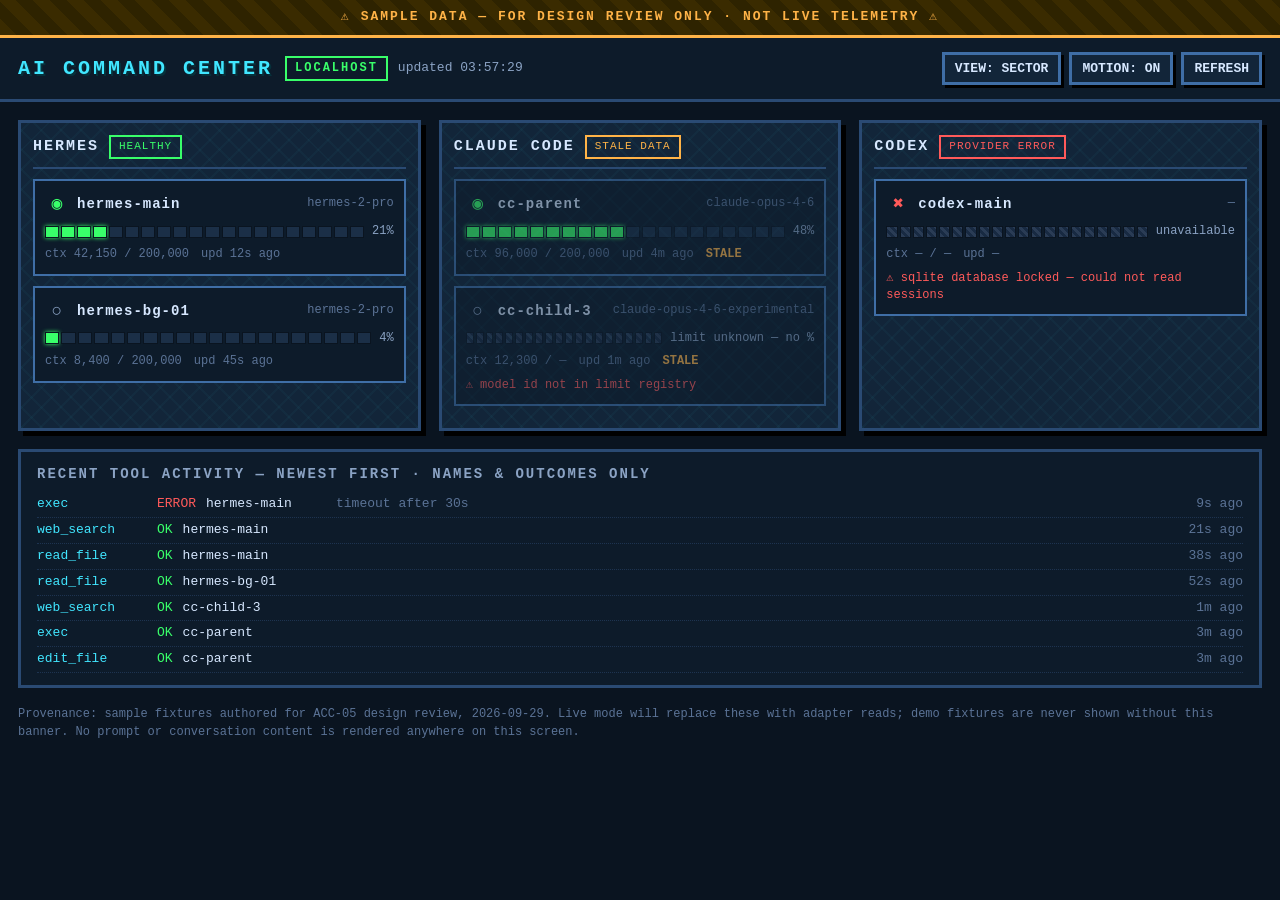
<file: docs/design/first-screen-mockup.html>
<!DOCTYPE html>
<html lang="en">
<head>
<meta charset="utf-8">
<meta name="viewport" content="width=device-width, initial-scale=1">
<title>AI Command Center — First Screen (sample data)</title>
<style>
  :root{
    --bg:#0a1420; --bg2:#0d1b2a; --panel:#122539; --panel2:#162c44;
    --line:#2a4a73; --line-bright:#3f6ea6;
    --ink:#d7e8ff; --dim:#8ba3c4; --faint:#5b7396;
    --green:#39ff6a; --cyan:#41e6ff; --amber:#ffb347; --red:#ff5a5a;
    --pixel:"Courier New",ui-monospace,SFMono-Regular,Menlo,monospace;
  }
  *{box-sizing:border-box}
  html,body{margin:0;padding:0}
  body{
    background:var(--bg); color:var(--ink); font-family:var(--pixel);
    font-size:14px; line-height:1.45; padding:0 0 48px;
    image-rendering:pixelated;
  }
  /* ---------- sample banner ---------- */
  .sample-banner{
    background:repeating-linear-gradient(45deg,#3a2b00,#3a2b00 12px,#2e2300 12px,#2e2300 24px);
    color:var(--amber); border-bottom:3px solid var(--amber);
    text-align:center; font-weight:bold; letter-spacing:2px;
    padding:8px 12px; font-size:13px;
  }
  /* ---------- header ---------- */
  header{
    display:flex; flex-wrap:wrap; align-items:center; gap:12px;
    padding:14px 18px; border-bottom:3px solid var(--line);
    background:var(--bg2);
  }
  .title{font-size:20px; font-weight:bold; letter-spacing:3px; color:var(--cyan);
    text-shadow:2px 2px 0 #06303a;}
  .badges{display:flex; align-items:center; gap:10px; margin-right:auto}
  .badge{
    border:2px solid var(--green); color:var(--green);
    padding:2px 8px; font-size:12px; letter-spacing:2px; font-weight:bold;
  }
  #clock{color:var(--dim); font-size:13px}
  .controls{display:flex; gap:8px; flex-wrap:wrap}
  button{
    font-family:var(--pixel); font-size:13px; font-weight:bold;
    background:var(--panel); color:var(--ink);
    border:3px solid var(--line-bright); padding:6px 10px; cursor:pointer;
    box-shadow:3px 3px 0 #000;
  }
  button:hover{background:var(--panel2); border-color:var(--cyan)}
  button:active{transform:translate(2px,2px); box-shadow:1px 1px 0 #000}
  button:focus-visible, [tabindex]:focus-visible{
    outline:3px solid var(--cyan); outline-offset:2px;
  }
  /* ---------- board ---------- */
  #boardView{padding:18px; display:grid; gap:18px;
    grid-template-columns:repeat(auto-fit,minmax(300px,1fr));}
  .sector{
    background:
      repeating-linear-gradient(45deg,rgba(65,230,255,.03) 0 2px,transparent 2px 14px),
      repeating-linear-gradient(-45deg,rgba(65,230,255,.03) 0 2px,transparent 2px 14px),
      var(--panel);
    border:3px solid var(--line); box-shadow:5px 5px 0 #000;
    padding:12px;
  }
  .sector-head{display:flex; align-items:center; gap:10px; margin-bottom:10px;
    border-bottom:2px solid var(--line); padding-bottom:8px}
  .sector-name{font-weight:bold; letter-spacing:2px; font-size:15px}
  .pill{font-size:11px; letter-spacing:1px; padding:2px 8px; border:2px solid}
  .pill.ok{color:var(--green); border-color:var(--green)}
  .pill.stale{color:var(--amber); border-color:var(--amber)}
  .pill.err{color:var(--red); border-color:var(--red)}
  .node{
    border:2px solid var(--line-bright); background:var(--bg2);
    padding:10px; margin-bottom:10px; cursor:pointer; position:relative;
  }
  .node:hover{border-color:var(--cyan)}
  .node[aria-selected="true"]{border-color:var(--cyan); box-shadow:0 0 0 2px var(--cyan),4px 4px 0 #000}
  .node.dim{opacity:.55}
  .node-top{display:flex; align-items:center; gap:8px; margin-bottom:6px}
  .glyph{font-size:18px; width:24px; text-align:center}
  .glyph.working{color:var(--green); animation:pulse 1.6s steps(2) infinite}
  .glyph.idle{color:var(--dim)}
  .glyph.error{color:var(--red)}
  @keyframes pulse{50%{opacity:.35}}
  .node-name{font-weight:bold; letter-spacing:1px}
  .node-model{color:var(--faint); font-size:12px; margin-left:auto}
  .occ{display:flex; align-items:center; gap:8px; margin:6px 0}
  .bar{display:flex; gap:2px; flex:1}
  .seg{height:12px; flex:1; background:#1b2f47; border:1px solid #0a1420}
  .seg.on{background:var(--green); box-shadow:0 0 4px var(--green)}
  .seg.warn{background:var(--amber); box-shadow:0 0 4px var(--amber)}
  .seg.unknown{background:repeating-linear-gradient(45deg,#2a3c55 0 3px,#182a42 3px 6px)}
  .occ-label{font-size:12px; color:var(--dim); white-space:nowrap}
  .node-meta{display:flex; gap:12px; font-size:12px; color:var(--faint); flex-wrap:wrap}
  .stale-tag{color:var(--amber); font-weight:bold}
  .err-text{color:var(--red); font-size:12px; margin-top:6px}
  /* ---------- list view ---------- */
  #listView{padding:18px}
  table{width:100%; border-collapse:collapse; background:var(--panel)}
  caption{text-align:left; padding:8px; color:var(--dim); font-size:13px; letter-spacing:1px}
  th,td{border:2px solid var(--line); padding:8px 10px; text-align:left; font-size:13px}
  th{background:var(--panel2); color:var(--cyan); letter-spacing:1px}
  tbody tr{cursor:pointer}
  tbody tr:hover{background:var(--panel2)}
  tbody tr[aria-selected="true"]{outline:3px solid var(--cyan); outline-offset:-3px}
  td.num{text-align:right; font-variant-numeric:tabular-nums}
  /* ---------- detail strip ---------- */
  #detail{margin:0 18px 18px; border:3px solid var(--cyan); background:var(--panel);
    box-shadow:5px 5px 0 #000; padding:14px 16px}
  #detail h2{margin:0 0 8px; font-size:16px; letter-spacing:2px; color:var(--cyan)}
  #detail dl{display:grid; grid-template-columns:180px 1fr; gap:4px 12px; margin:0; font-size:13px}
  #detail dt{color:var(--faint)}
  #detail dd{margin:0}
  #detailClose{margin-top:10px}
  /* ---------- activity strip ---------- */
  #activity{margin:0 18px; border:3px solid var(--line); background:var(--bg2); padding:12px 16px}
  #activity h2{margin:0 0 8px; font-size:14px; letter-spacing:2px; color:var(--dim)}
    .act{display:flex; gap:10px; font-size:13px; padding:3px 0; border-bottom:1px dotted #1d3350}
  .act .tool{color:var(--cyan); min-width:110px}
  .act .sess{color:var(--ink); min-width:120px}
  .act .age{color:var(--faint); margin-left:auto}
  .act .out-ok{color:var(--green)}
  .act .out-err{color:var(--red)}
  .act .note{color:var(--faint)}
  footer{margin:18px; color:var(--faint); font-size:12px}
  footer code{color:var(--dim)}
  /* ---------- responsive / motion ---------- */
  @media (max-width:720px){
    #boardView{display:none}
    #listView{display:block !important}
  }
  @media (prefers-reduced-motion:reduce){
    .glyph.working{animation:none}
    *{transition:none !important}
  }
  html[data-motion="off"] .glyph.working{animation:none}
  #listView{display:none}
  html[data-view="list"] #boardView{display:none}
  html[data-view="list"] #listView{display:block}
  .sr{position:absolute; width:1px; height:1px; overflow:hidden; clip:rect(0 0 0 0)}
</style>
</head>
<body>
<div class="sample-banner" role="note">⚠ SAMPLE DATA — FOR DESIGN REVIEW ONLY · NOT LIVE TELEMETRY ⚠</div>

<header>
  <div class="title">AI COMMAND CENTER</div>
  <div class="badges">
    <span class="badge">LOCALHOST</span>
    <span id="clock" aria-live="off">updated --</span>
  </div>
  <div class="controls" role="toolbar" aria-label="Dashboard controls">
    <button id="viewBtn" title="Toggle sector board / plain list (keys 1/2)">VIEW: SECTOR</button>
    <button id="motionBtn" title="Toggle animation">MOTION: ON</button>
    <button id="refreshBtn" title="Refresh (key r)">REFRESH</button>
  </div>
</header>

<main>
  <p class="sr">Keys: 1 sector view, 2 list view, arrows move between sessions, Enter opens details, R refreshes.</p>

  <!-- ============ SECTOR BOARD ============ -->
  <section id="boardView" aria-label="Sector board"></section>

  <!-- ============ PLAIN LIST ============ -->
  <section id="listView" aria-label="Plain list">
    <table>
      <caption>SESSIONS — PLAIN LIST (SAME DATA AS BOARD)</caption>
      <thead><tr>
        <th scope="col">Session</th><th scope="col">Provider</th><th scope="col">Model</th>
        <th scope="col">Activity</th><th scope="col">Context used</th><th scope="col">Limit</th>
        <th scope="col">Occupancy</th><th scope="col">Source</th><th scope="col">Updated</th><th scope="col">State</th>
      </tr></thead>
      <tbody id="listBody"></tbody>
    </table>
  </section>

  <!-- ============ DETAIL STRIP ============ -->
  <section id="detail" hidden aria-label="Session details">
    <h2 id="detailTitle">SESSION</h2>
    <dl id="detailDl"></dl>
    <button id="detailClose">CLOSE (Esc)</button>
  </section>

  <!-- ============ ACTIVITY ============ -->
  <section id="activity" aria-label="Recent tool activity">
    <h2>RECENT TOOL ACTIVITY — NEWEST FIRST · NAMES &amp; OUTCOMES ONLY</h2>
    <div id="activityBody"></div>
  </section>
</main>

<footer>
  Provenance: sample fixtures authored for ACC-05 design review, 2026-09-29.
  Live mode will replace these with adapter reads; demo fixtures are never
  shown without this banner. No prompt or conversation content is rendered anywhere on this screen.
</footer>

<script>
"use strict";
/* ---------------- sample data (explicitly fake) ---------------- */
const SESSIONS = [
  { id:"hermes-main", provider:"Hermes", model:"hermes-2-pro",
    activity:"working", used:42150, limit:200000,
    source:"measured via Hermes local API", ageSec:12, error:null,
    tools:[["read_file","ok","",38],["web_search","ok","",21],["exec","error","timeout after 30s",9]] },
  { id:"hermes-bg-01", provider:"Hermes", model:"hermes-2-pro",
    activity:"idle", used:8400, limit:200000,
    source:"measured via Hermes local API", ageSec:45, error:null,
    tools:[["read_file","ok","",52]] },
  { id:"cc-parent", provider:"Claude Code", model:"claude-opus-4-6",
    activity:"working", used:96000, limit:200000,
    source:"reported by provider CLI", ageSec:243, error:null,
    tools:[["edit_file","ok","",230],["exec","ok","",196]] },
  { id:"cc-child-3", provider:"Claude Code", model:"claude-opus-4-6-experimental",
    activity:"idle", used:12300, limit:null,
    source:"reported by provider CLI", ageSec:96, error:null, limitReason:"model id not in limit registry",
    tools:[["web_search","ok","",88]] },
  { id:"codex-main", provider:"Codex", model:"—",
    activity:"error", used:null, limit:null,
    source:"—", ageSec:null, error:"sqlite database locked — could not read sessions",
    tools:[] },
];
const STALE_AFTER = 60; /* seconds; design placeholder, ACC-08 owns the real value */
const SEGS = 20;

/* ---------------- helpers ---------------- */
const $ = s => document.querySelector(s);
const fmtN = n => n == null ? "—" : n.toLocaleString("en-US");
const rel = s => s == null ? "—" : s < 60 ? s + "s ago" : Math.floor(s/60) + "m ago";
const pct = s => (s.used != null && s.limit) ? Math.round(s.used / s.limit * 100) : null;
const stateOf = s => s.error ? "err" : (s.ageSec != null && s.ageSec > STALE_AFTER) ? "stale" : "ok";

function barHTML(s){
  let h = '<div class="bar" aria-hidden="true">';
  if(s.limit){
    const p = s.used / s.limit, lit = Math.round(p * SEGS);
    for(let i=0;i<SEGS;i++){
      const cls = i < lit ? (p > .85 ? "seg warn" : "seg on") : "seg";
      h += `<span class="${cls}"></span>`;
    }
  } else {
    for(let i=0;i<SEGS;i++) h += '<span class="seg unknown"></span>';
  }
  return h + "</div>";
}
function occLabel(s){
  const p = pct(s);
  if(p == null) return s.limitReason ? "limit unknown — no %" : "unavailable";
  return p + "%";
}

/* ---------------- board ---------------- */
const board = $("#boardView"), listBody = $("#listBody"), actBody = $("#activityBody");
const byProvider = {};
SESSIONS.forEach(s => { (byProvider[s.provider] ||= []).push(s); });

Object.entries(byProvider).forEach(([prov, list]) => {
  const worst = list.some(s=>stateOf(s)==="err") ? "err"
    : list.some(s=>stateOf(s)==="stale") ? "stale" : "ok";
  const pillTxt = {ok:"HEALTHY", stale:"STALE DATA", err:"PROVIDER ERROR"}[worst];
  const sec = document.createElement("div");
  sec.className = "sector";
  sec.innerHTML = `<div class="sector-head">
      <span class="sector-name">${prov.toUpperCase()}</span>
      <span class="pill ${worst}">${pillTxt}</span></div>`;
  list.forEach(s => {
    const st = stateOf(s);
    const glyph = s.activity === "working" ? "◉" : s.activity === "error" ? "✖" : "○";
    const gcls = s.activity === "working" ? "working" : s.activity === "error" ? "error" : "idle";
    const n = document.createElement("div");
    n.className = "node" + (st === "stale" ? " dim" : "");
    n.tabIndex = 0; n.setAttribute("role","button");
    n.setAttribute("aria-selected","false");
    n.dataset.sid = s.id;
    n.setAttribute("aria-label", `${s.id}, ${s.activity}, context ${fmtN(s.used)} of ${fmtN(s.limit)}, ${occLabel(s)}, updated ${rel(s.ageSec)}${s.error ? ", error: "+s.error : ""}`);
    n.innerHTML = `
      <div class="node-top">
        <span class="glyph ${gcls}" aria-hidden="true">${glyph}</span>
        <span class="node-name">${s.id}</span>
        <span class="node-model">${s.model}</span>
      </div>
      <div class="occ">${barHTML(s)}<span class="occ-label">${occLabel(s)}</span></div>
      <div class="node-meta">
        <span>ctx ${fmtN(s.used)} / ${fmtN(s.limit)}</span>
        <span>upd ${rel(s.ageSec)}</span>
        ${st==="stale" ? '<span class="stale-tag">STALE</span>' : ""}
      </div>
      ${s.error ? `<div class="err-text">⚠ ${s.error}</div>` : ""}
      ${s.limitReason ? `<div class="err-text">⚠ ${s.limitReason}</div>` : ""}`;
    n.addEventListener("click", () => select(s.id));
    n.addEventListener("keydown", ev => {
      if(ev.key === "Enter" || ev.key === " "){ ev.preventDefault(); select(s.id); }
      else if(["ArrowRight","ArrowDown","ArrowLeft","ArrowUp"].includes(ev.key)){
        ev.preventDefault(); moveFocus(n, ev.key);
      }
    });
    sec.appendChild(n);
  });
  board.appendChild(sec);
});

/* ---------------- list ---------------- */
SESSIONS.forEach(s => {
  const st = stateOf(s);
  const stTxt = st === "err" ? "ERROR" : st === "stale" ? "STALE" : "OK";
  const tr = document.createElement("tr");
  tr.tabIndex = 0; tr.dataset.sid = s.id; tr.setAttribute("aria-selected","false");
  tr.innerHTML = `<td><strong>${s.id}</strong></td><td>${s.provider}</td><td>${s.model}</td>
    <td>${s.activity}</td><td class="num">${fmtN(s.used)}</td><td class="num">${fmtN(s.limit)}</td>
    <td class="num">${occLabel(s)}</td><td>${s.source}</td><td>${rel(s.ageSec)}</td>
    <td>${stTxt}${s.error ? " — "+s.error : ""}${s.limitReason ? " — "+s.limitReason : ""}</td>`;
  tr.addEventListener("click", () => select(s.id));
  tr.addEventListener("keydown", ev => {
    if(ev.key === "Enter"){ ev.preventDefault(); select(s.id); }
  });
  listBody.appendChild(tr);
});

/* ---------------- activity strip ---------------- */
const feed = [];
SESSIONS.forEach(s => s.tools.forEach(([t,o,note,age]) =>
  feed.push({sid:s.id, tool:t, outcome:o, note, age})));
feed.sort((a,b) => a.age - b.age); /* newest first */
feed.forEach(e => {
  const d = document.createElement("div");
  d.className = "act";
  d.innerHTML = `<span class="tool">${e.tool}</span>
    <span class="${e.outcome==="ok"?"out-ok":"out-err"}">${e.outcome.toUpperCase()}</span>
    <span class="sess">${e.sid}</span>
    <span class="note">${e.note}</span>
    <span class="age">${rel(e.age)}</span>`;
  actBody.appendChild(d);
});

/* ---------------- detail ---------------- */
const detail = $("#detail"), detailDl = $("#detailDl"), detailTitle = $("#detailTitle");
function select(sid){
  const s = SESSIONS.find(x => x.id === sid);
  document.querySelectorAll('[data-sid]').forEach(el =>
    el.setAttribute("aria-selected", el.dataset.sid === sid ? "true" : "false"));
  detail.hidden = false;
  detailTitle.textContent = "SESSION — " + s.id;
  const rows = [
    ["Provider", s.provider], ["Model", s.model], ["Activity", s.activity],
    ["Context used", fmtN(s.used)], ["Context limit", fmtN(s.limit)],
    ["Occupancy", occLabel(s)], ["Measurement source", s.source],
    ["Updated", s.ageSec == null ? "—" : rel(s.ageSec) + (stateOf(s)==="stale" ? " (STALE)" : "")],
  ];
  if(s.limitReason) rows.push(["Limit note", s.limitReason]);
  if(s.error) rows.push(["Error", s.error]);
  detailDl.innerHTML = rows.map(([k,v]) => `<dt>${k}</dt><dd>${v}</dd>`).join("");
  detail.scrollIntoView({block:"nearest"});
  $("#detailClose").focus();
}
$("#detailClose").addEventListener("click", () => {
  detail.hidden = true;
  document.querySelectorAll('[data-sid]').forEach(el => el.setAttribute("aria-selected","false"));
});

/* ---------------- focus movement (board) ---------------- */
function moveFocus(node, key){
  const nodes = [...board.querySelectorAll(".node")];
  const i = nodes.indexOf(node);
  const cols = getComputedStyle(board).gridTemplateColumns.split(" ").length || 1;
  let j = i;
  if(key === "ArrowRight") j = i + 1;
  if(key === "ArrowLeft") j = i - 1;
  if(key === "ArrowDown") j = i + cols;
  if(key === "ArrowUp") j = i - cols;
  j = Math.max(0, Math.min(nodes.length - 1, j));
  nodes[j].focus();
}

/* ---------------- view / motion / refresh / clock ---------------- */
const root = document.documentElement, viewBtn = $("#viewBtn");
function setView(v){
  root.dataset.view = v;
  viewBtn.textContent = "VIEW: " + v.toUpperCase();
}
$("#viewBtn").addEventListener("click", () =>
  setView(root.dataset.view === "list" ? "sector" : "list"));
const motionBtn = $("#motionBtn");
function setMotion(on){
  root.dataset.motion = on ? "on" : "off";
  motionBtn.textContent = "MOTION: " + (on ? "ON" : "OFF");
}
motionBtn.addEventListener("click", () => setMotion(root.dataset.motion === "off"));
if(matchMedia("(prefers-reduced-motion: reduce)").matches) setMotion(false);

function tick(){
  const d = new Date();
  $("#clock").textContent = "updated " + d.toLocaleTimeString("en-US",{hour12:false});
}
tick(); setInterval(tick, 1000);
$("#refreshBtn").addEventListener("click", () => { tick(); });

document.addEventListener("keydown", ev => {
  if(ev.target.matches("input,textarea")) return;
  const k = ev.key.toLowerCase();
  if(k === "1") setView("sector");
  else if(k === "2") setView("list");
  else if(k === "r") tick();
  else if(k === "escape" && !detail.hidden) $("#detailClose").click();
});
</script>
</body>
</html>
</file>
